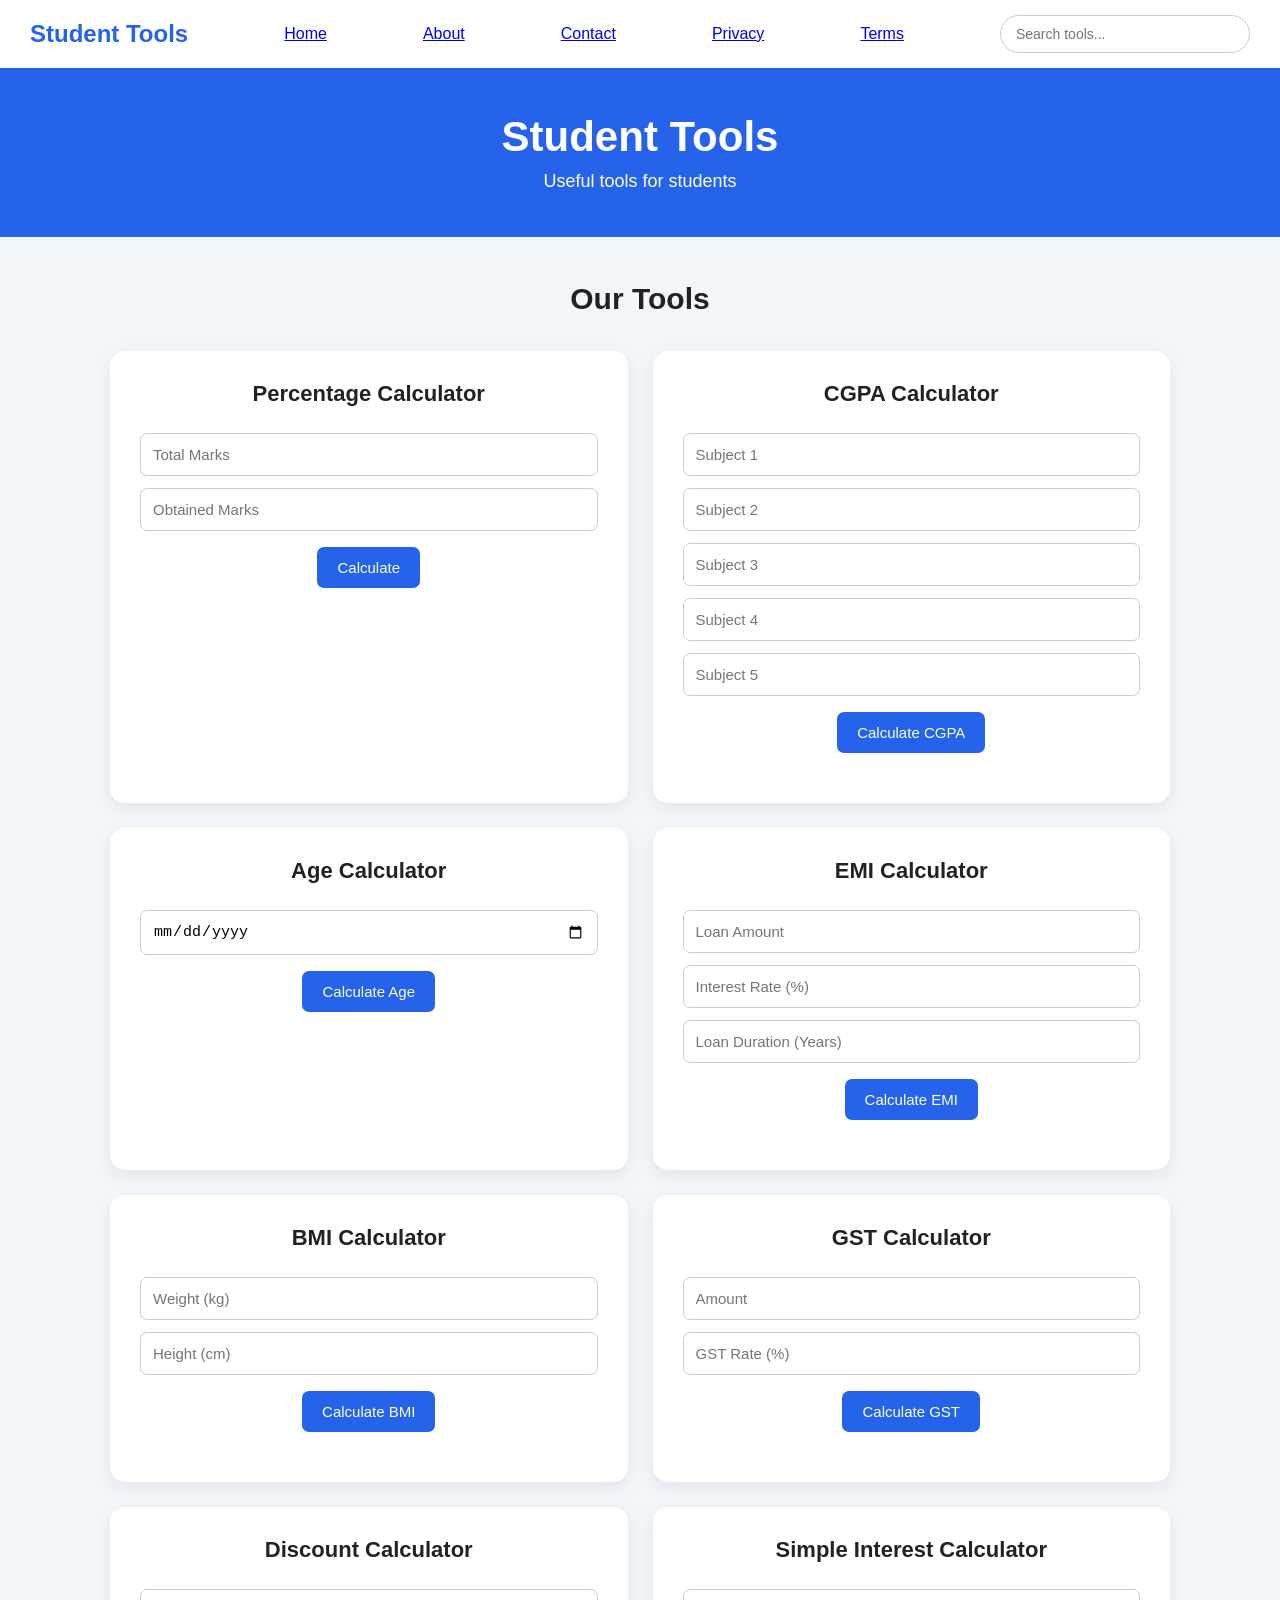
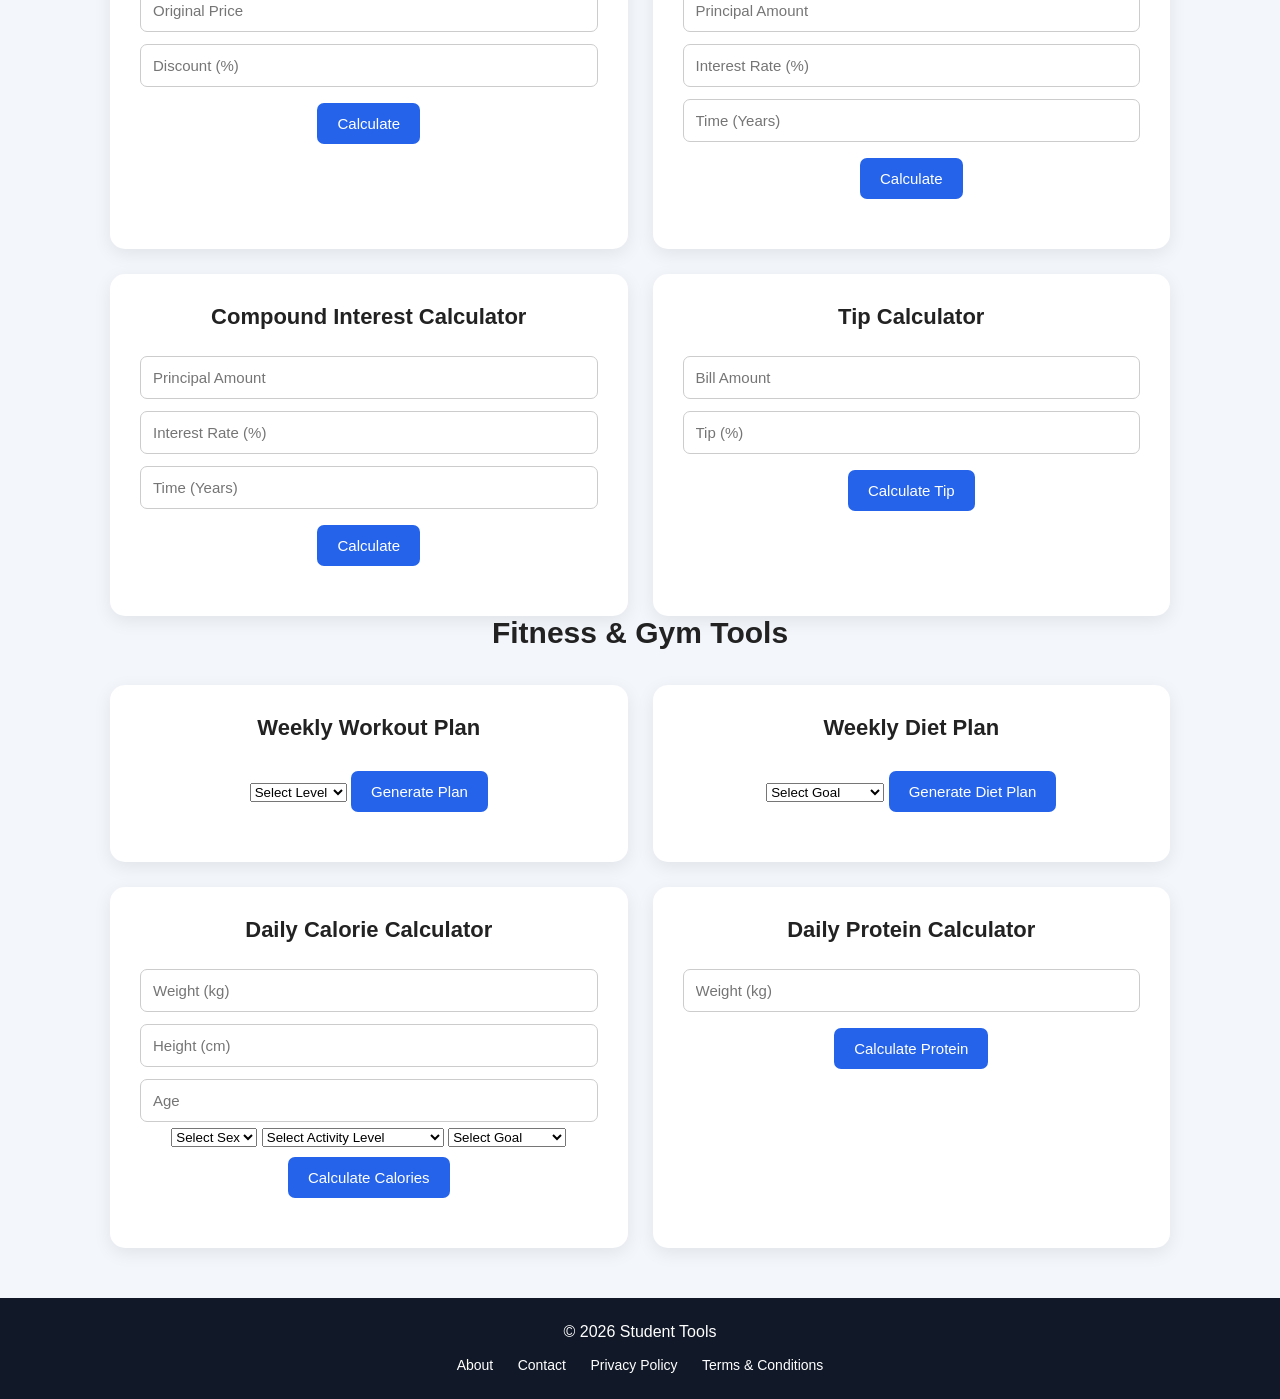
<file: index.html>
<!DOCTYPE html>
<html lang="en">
<head>
    <meta charset="UTF-8">
    <meta name="viewport" content="width=device-width, initial-scale=1.0">

    <title>Student Tools - Free Online Tools for Students</title>

    <meta name="description" content="Student Tools provides free online tools for students, including calculators, converters, study tools and productivity tools.">
 <meta property="og:title" content="Student Tools - Free Online Tools for Students">
<meta property="og:description" content="Free calculators, converters, study tools and productivity tools for students.">
<meta property="og:url" content="https://student-tools2026.github.io/student-tools20226/">
<link rel="canonical" href="https://student-tools2026.github.io/student-tools20226/">
    <link rel="stylesheet" href="style.css">
</head>

<body>
<nav>
    <h2>Student Tools</h2>
<a href="index.html">Home</a>
<a href="about.html">About</a>
<a href="contact.html">Contact</a>
<a href="privacy.html">Privacy</a>
<a href="terms.html">Terms</a>
    <input type="text" id="searchBox" placeholder="Search tools...">
</nav>
    <header>
        <h1>Student Tools</h1>
        <p>Useful tools for students</p>
    </header>

    <main>

        <h2>Our Tools</h2>

        <div class="tools">

            <div class="tool">
    <h3>Percentage Calculator</h3>

    <input type="number" id="totalMarks" placeholder="Total Marks">

    <input type="number" id="obtainedMarks" placeholder="Obtained Marks">

    <button onclick="calculatePercentage()">Calculate</button>

    <h3 id="result"></h3>
</div>

            <div class="tool">
                <h3>CGPA Calculator</h3>
                <input type="number" id="marks1" placeholder="Subject 1">
<input type="number" id="marks2" placeholder="Subject 2">
<input type="number" id="marks3" placeholder="Subject 3">
<input type="number" id="marks4" placeholder="Subject 4">
<input type="number" id="marks5" placeholder="Subject 5">

<button onclick="calculateCGPA()">Calculate CGPA</button>

<h3 id="cgpaResult"></h3>
            </div>

            <div class="tool">
                <h3>Age Calculator</h3>
               <input type="date" id="birthDate">

<button onclick="calculateAge()">Calculate Age</button>

<h3 id="ageResult"></h3>
            </div>

            <div class="tool">
                <h3>EMI Calculator</h3>
               <input type="number" id="loanAmount" placeholder="Loan Amount">

<input type="number" id="interestRate" placeholder="Interest Rate (%)">

<input type="number" id="loanYears" placeholder="Loan Duration (Years)">

<button onclick="calculateEMI()">Calculate EMI</button>

<h3 id="emiResult"></h3>
            </div>
<div class="tool">
    <h3>BMI Calculator</h3>

    <input type="number" id="weight" placeholder="Weight (kg)">
    <input type="number" id="height" placeholder="Height (cm)">

    <button onclick="calculateBMI()">Calculate BMI</button>

    <h3 id="bmiResult"></h3>
</div>


<div class="tool">
    <h3>GST Calculator</h3>

    <input type="number" id="gstAmount" placeholder="Amount">
    <input type="number" id="gstRate" placeholder="GST Rate (%)">

    <button onclick="calculateGST()">Calculate GST</button>

    <h3 id="gstResult"></h3>
</div>


<div class="tool">
    <h3>Discount Calculator</h3>

    <input type="number" id="price" placeholder="Original Price">
    <input type="number" id="discount" placeholder="Discount (%)">

    <button onclick="calculateDiscount()">Calculate</button>

    <h3 id="discountResult"></h3>
</div>
<div class="tool">
    <h3>Simple Interest Calculator</h3>

    <input type="number" id="siPrincipal" placeholder="Principal Amount">
    <input type="number" id="siRate" placeholder="Interest Rate (%)">
    <input type="number" id="siTime" placeholder="Time (Years)">

    <button onclick="calculateSI()">Calculate</button>

    <h3 id="siResult"></h3>
</div>


<div class="tool">
    <h3>Compound Interest Calculator</h3>

    <input type="number" id="ciPrincipal" placeholder="Principal Amount">
    <input type="number" id="ciRate" placeholder="Interest Rate (%)">
    <input type="number" id="ciTime" placeholder="Time (Years)">

    <button onclick="calculateCI()">Calculate</button>

    <h3 id="ciResult"></h3>
</div>


<div class="tool">
    <h3>Tip Calculator</h3>

    <input type="number" id="billAmount" placeholder="Bill Amount">
    <input type="number" id="tipPercent" placeholder="Tip (%)">

    <button onclick="calculateTip()">Calculate Tip</button>

    <h3 id="tipResult"></h3>
</div>
        </div>
<!-- FITNESS & GYM TOOLS -->

<h2>Fitness & Gym Tools</h2>

<div class="tools">

    <!-- Workout Plan -->
    <div class="tool">
        <h3>Weekly Workout Plan</h3>

        <select id="workoutLevel">
            <option value="">Select Level</option>
            <option value="beginner">Beginner</option>
            <option value="intermediate">Intermediate</option>
            <option value="advanced">Advanced</option>
        </select>

        <button onclick="generateWorkout()">Generate Plan</button>

        <h3 id="workoutResult"></h3>
    </div>

    <!-- Diet Plan -->
    <div class="tool">
        <h3>Weekly Diet Plan</h3>

        <select id="dietGoal">
            <option value="">Select Goal</option>
            <option value="muscle">Muscle Gain</option>
            <option value="fatloss">Fat Loss</option>
            <option value="maintain">Maintain Weight</option>
        </select>

        <button onclick="generateDiet()">Generate Diet Plan</button>

        <h3 id="dietResult"></h3>
    </div>

    <!-- Calorie Calculator -->
    <div class="tool">
        <h3>Daily Calorie Calculator</h3>

        <input type="number" id="calorieWeight" placeholder="Weight (kg)">
        <input type="number" id="calorieHeight" placeholder="Height (cm)">
        <input type="number" id="calorieAge" placeholder="Age">
     <select id="calorieSex">
    <option value="">Select Sex</option>
    <option value="male">Male</option>
    <option value="female">Female</option>
</select>

<select id="activityLevel">
    <option value="">Select Activity Level</option>
    <option value="sedentary">Sedentary - Little Exercise</option>
    <option value="light">Light - 1-3 Days/Week</option>
    <option value="moderate">Moderate - 3-5 Days/Week</option>
    <option value="active">Active - 6-7 Days/Week</option>
    <option value="veryActive">Very Active - Hard Training</option>
</select>

<select id="calorieGoal">
    <option value="">Select Goal</option>
    <option value="maintain">Maintain Weight</option>
    <option value="muscle">Muscle Gain</option>
    <option value="fatloss">Fat Loss</option>
</select>

        <button onclick="calculateCalories()">Calculate Calories</button>

        <h3 id="calorieResult"></h3>
    </div>

    <!-- Protein Calculator -->
    <div class="tool">
        <h3>Daily Protein Calculator</h3>

        <input type="number" id="proteinWeight" placeholder="Weight (kg)">

        <button onclick="calculateProtein()">Calculate Protein</button>

        <h3 id="proteinResult"></h3>
    </div>

</div>

<!-- END FITNESS & GYM TOOLS -->
    </main>

   <footer>

    <p>© 2026 Student Tools</p>

    <div class="footer-links">
        <a href="about.html">About</a>
        <a href="contact.html">Contact</a>
        <a href="privacy.html">Privacy Policy</a>
        <a href="terms.html">Terms & Conditions</a>
    </div>

</footer>
<script src="script.js"></script>
</body>
</html>
</file>
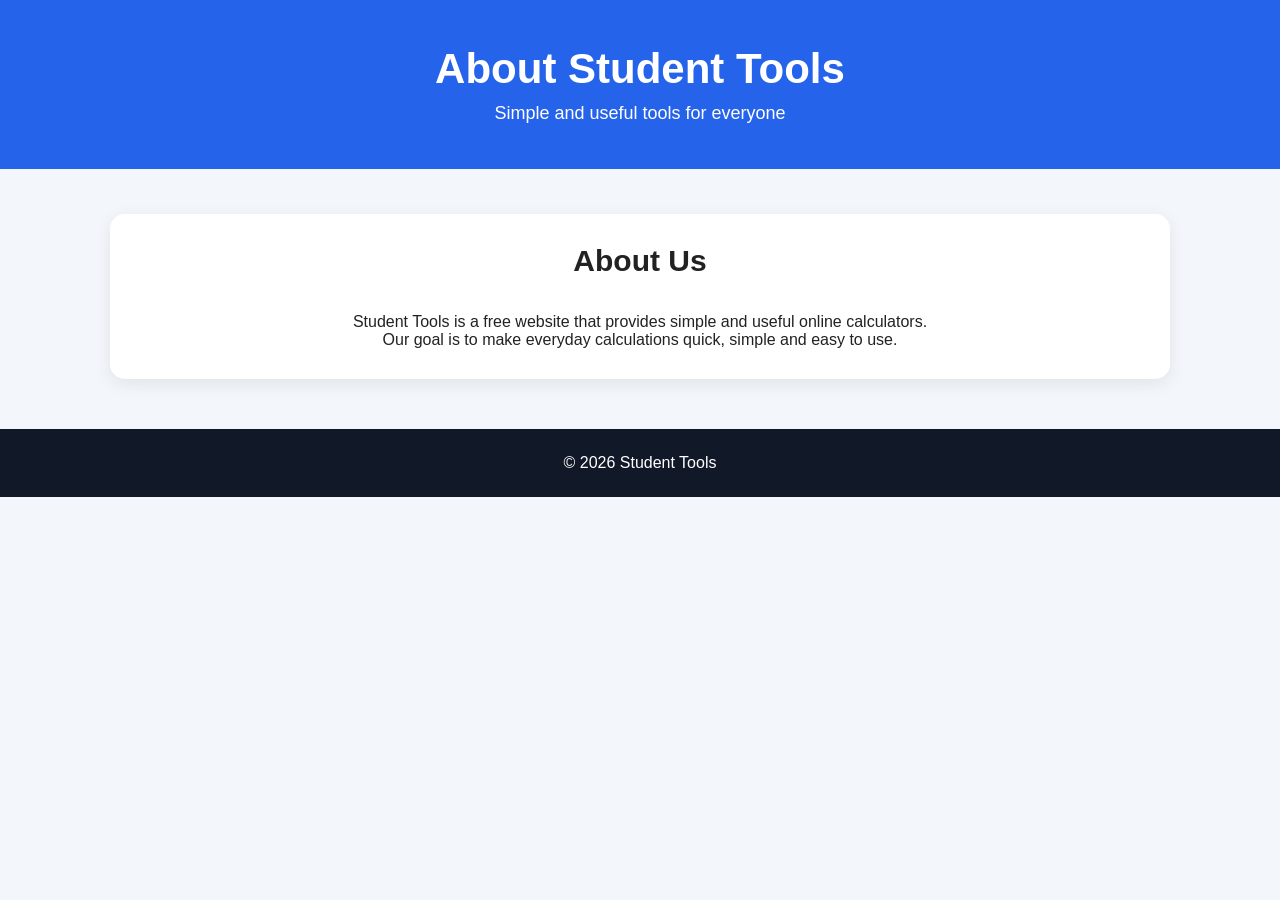
<file: about.html>
<!DOCTYPE html>
<html lang="en">
<head>
    <meta charset="UTF-8">
    <meta name="viewport" content="width=device-width, initial-scale=1.0">
    <title>About - Student Tools</title>
    <link rel="stylesheet" href="style.css">
</head>

<body>

<header>
    <h1>About Student Tools</h1>
    <p>Simple and useful tools for everyone</p>
</header>

<main>
    <div class="tool">
        <h2>About Us</h2>

        <p>
            Student Tools is a free website that provides
            simple and useful online calculators.
        </p>

        <p>
            Our goal is to make everyday calculations
            quick, simple and easy to use.
        </p>
    </div>
</main>

<footer>
    <p>© 2026 Student Tools</p>
</footer>

</body>
</html>
</file>
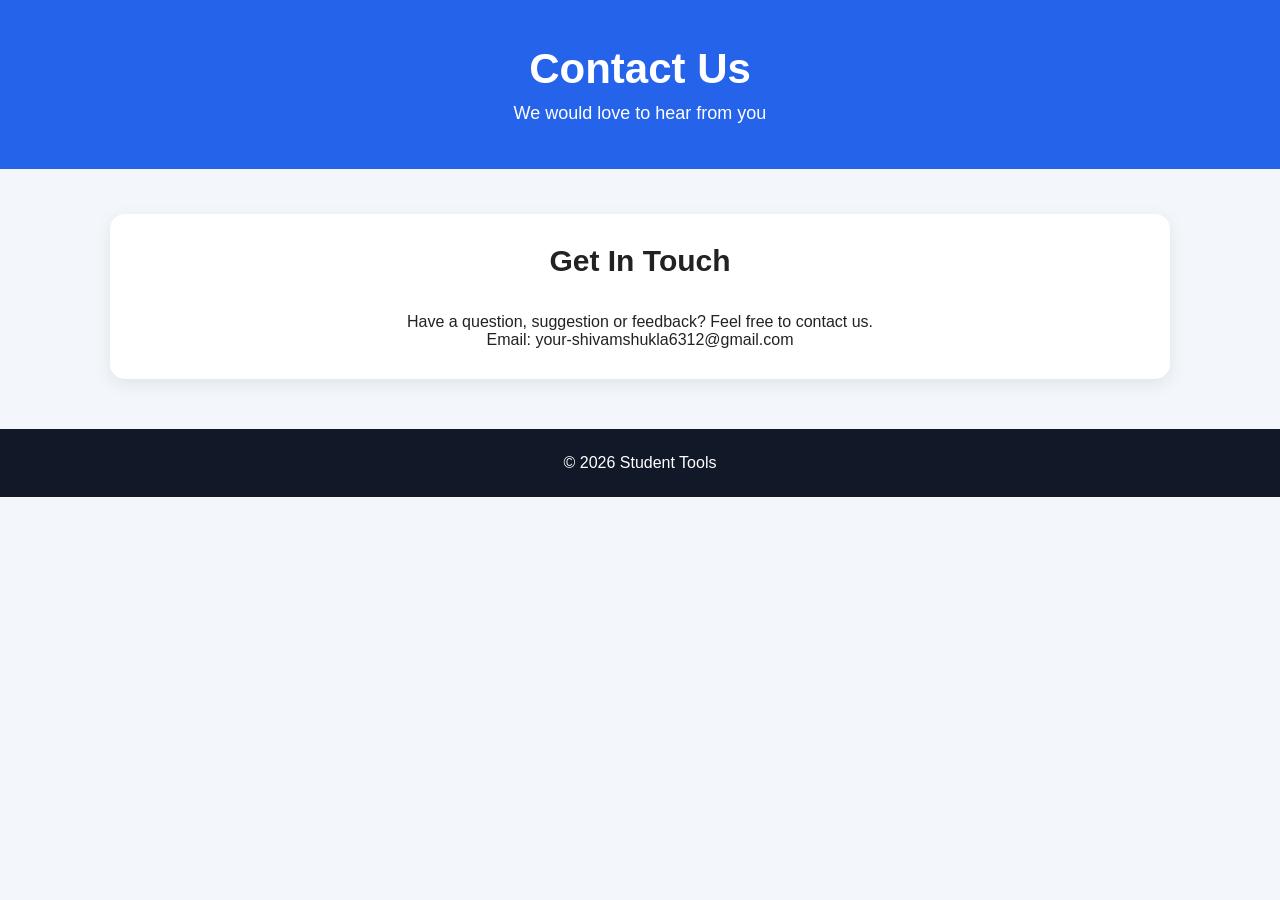
<file: contact.html>
<!DOCTYPE html>
<html lang="en">
<head>
    <meta charset="UTF-8">
    <meta name="viewport" content="width=device-width, initial-scale=1.0">
    <title>Contact - Student Tools</title>
    <link rel="stylesheet" href="style.css">
</head>

<body>

<header>
    <h1>Contact Us</h1>
    <p>We would love to hear from you</p>
</header>

<main>
    <div class="tool">
        <h2>Get In Touch</h2>

        <p>
            Have a question, suggestion or feedback?
            Feel free to contact us.
        </p>

        <p>
            Email: your-shivamshukla6312@gmail.com
        </p>
    </div>
</main>

<footer>
    <p>© 2026 Student Tools</p>
</footer>

</body>
</html>
</file>
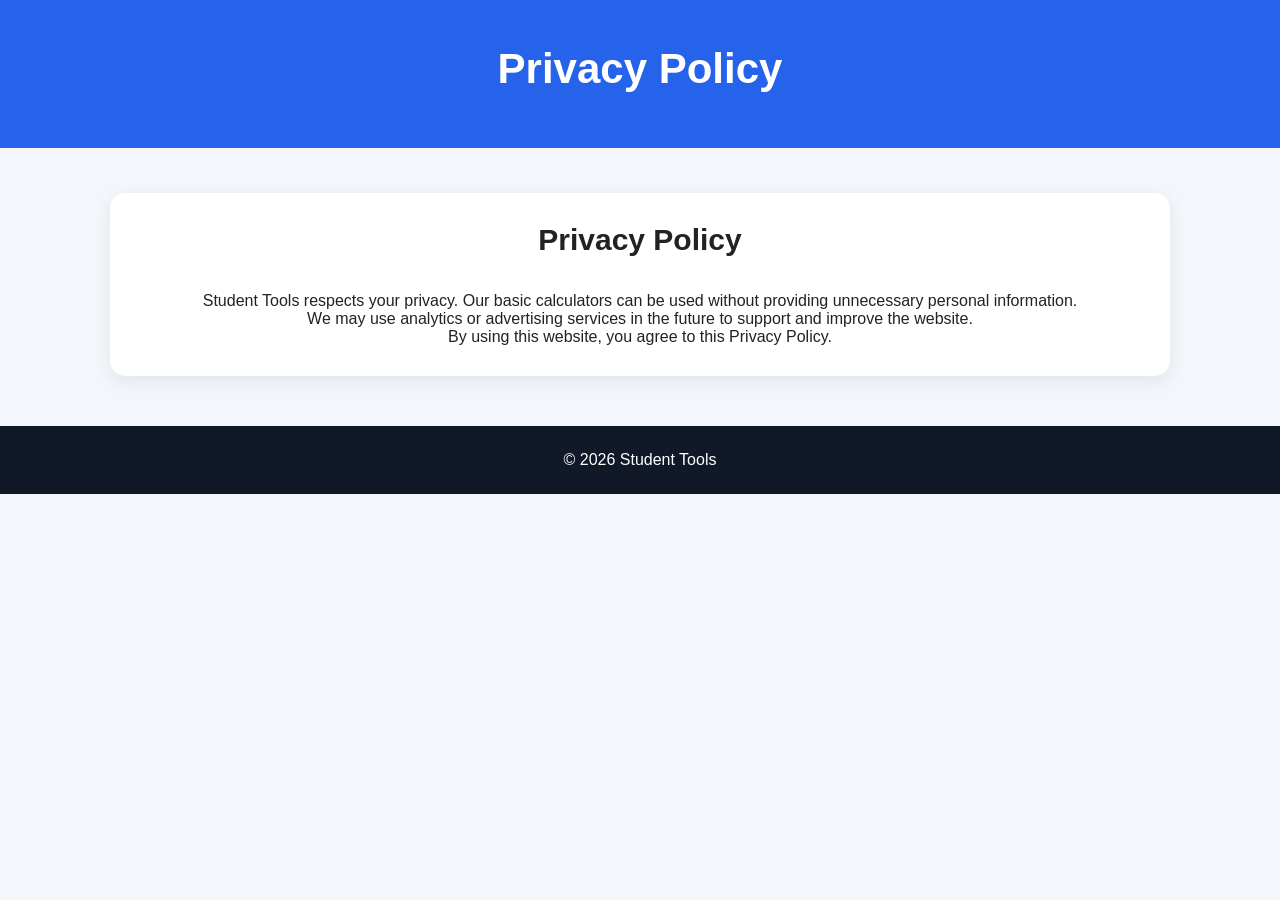
<file: privacy.html>
<!DOCTYPE html>
<html lang="en">
<head>
    <meta charset="UTF-8">
    <meta name="viewport" content="width=device-width, initial-scale=1.0">
    <title>Privacy Policy - Student Tools</title>
    <link rel="stylesheet" href="style.css">
</head>

<body>

<header>
    <h1>Privacy Policy</h1>
</header>

<main>
    <div class="tool">
        <h2>Privacy Policy</h2>

        <p>
            Student Tools respects your privacy.
            Our basic calculators can be used without
            providing unnecessary personal information.
        </p>

        <p>
            We may use analytics or advertising services
            in the future to support and improve the website.
        </p>

        <p>
            By using this website, you agree to this Privacy Policy.
        </p>
    </div>
</main>

<footer>
    <p>© 2026 Student Tools</p>
</footer>

</body>
</html>
</file>
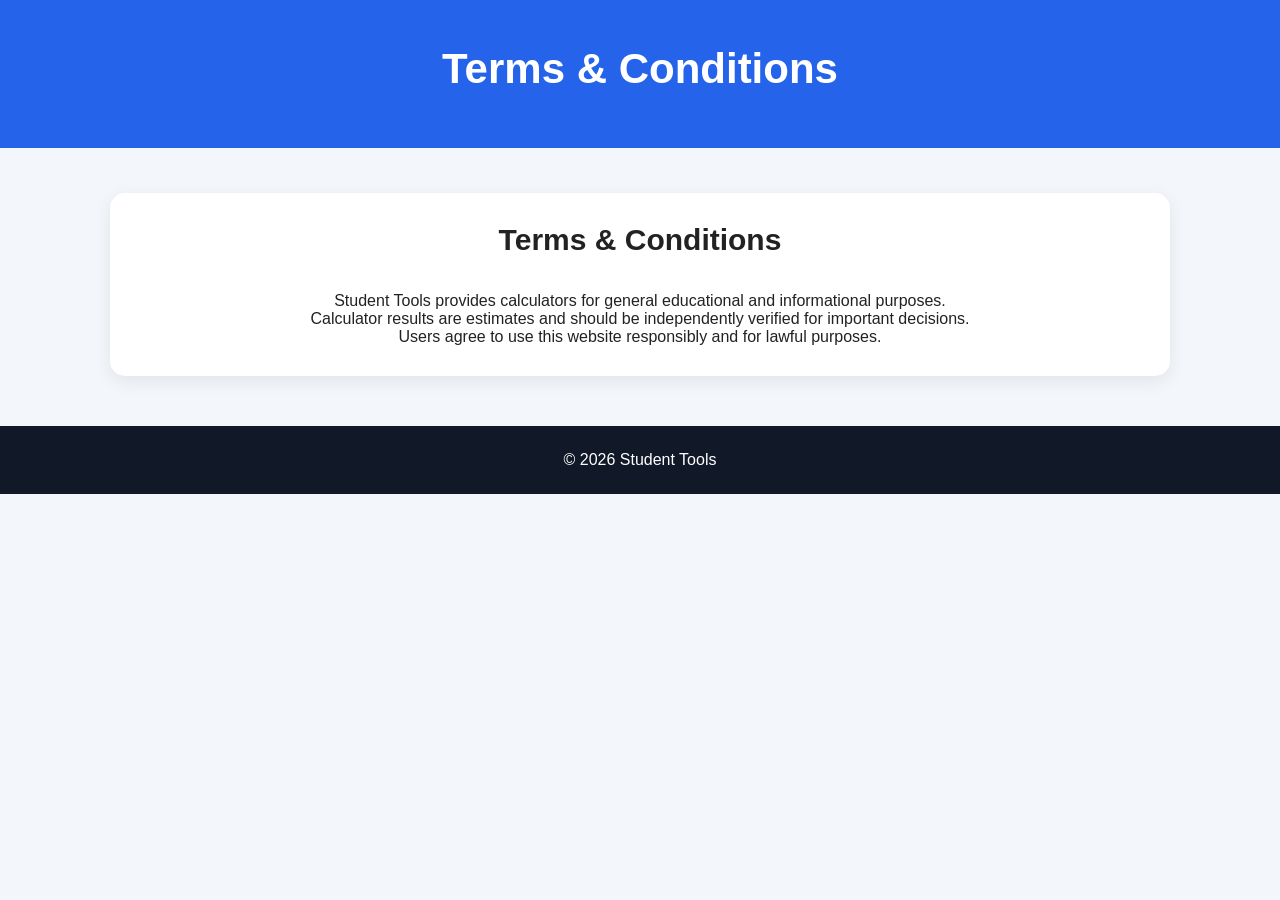
<file: terms.html>
<!DOCTYPE html>
<html lang="en">
<head>
    <meta charset="UTF-8">
    <meta name="viewport" content="width=device-width, initial-scale=1.0">
    <title>Terms & Conditions - Student Tools</title>
    <link rel="stylesheet" href="style.css">
</head>

<body>

<header>
    <h1>Terms & Conditions</h1>
</header>

<main>
    <div class="tool">
        <h2>Terms & Conditions</h2>

        <p>
            Student Tools provides calculators for general
            educational and informational purposes.
        </p>

        <p>
            Calculator results are estimates and should be
            independently verified for important decisions.
        </p>

        <p>
            Users agree to use this website responsibly
            and for lawful purposes.
        </p>
    </div>
</main>

<footer>
    <p>© 2026 Student Tools</p>
</footer>

</body>
</html>
</file>
<file: style.css>
* {
    margin: 0;
    padding: 0;
    box-sizing: border-box;
}

body {
    font-family: Arial, sans-serif;
    background-color: #f3f6fb;
    color: #222;
}

/* Header */

header {
    background-color: #2563eb;
    color: white;
    text-align: center;
    padding: 45px 20px;
}

header h1 {
    font-size: 42px;
    margin-bottom: 10px;
}

header p {
    font-size: 18px;
}

/* Main */

main {
    max-width: 1100px;
    margin: 45px auto;
    padding: 0 20px;
}

main h2 {
    text-align: center;
    font-size: 30px;
    margin-bottom: 35px;
}

/* Tools */

.tools {
    display: grid;
    grid-template-columns: repeat(2, 1fr);
    gap: 25px;
}

.tool {
    background-color: white;
    padding: 30px;
    border-radius: 15px;
    text-align: center;
    box-shadow: 0 5px 18px rgba(0, 0, 0, 0.08);
}

.tool h3 {
    font-size: 22px;
    margin-bottom: 20px;
}

/* Input */

.tool input {
    width: 100%;
    padding: 12px;
    margin: 6px 0;
    border: 1px solid #ccc;
    border-radius: 7px;
    font-size: 15px;
}

.tool input:focus {
    outline: none;
    border-color: #2563eb;
}

/* Button */

button {
    background-color: #2563eb;
    color: white;
    border: none;
    padding: 12px 20px;
    margin-top: 10px;
    border-radius: 7px;
    font-size: 15px;
    cursor: pointer;
}

button:hover {
    background-color: #1747b0;
}

/* Result */

.tool h3[id] {
    margin-top: 18px;
    color: #2563eb;
}

/* Footer */

footer {
    background-color: #111827;
    color: white;
    text-align: center;
    padding: 25px;
    margin-top: 50px;
}

/* Mobile */

@media (max-width: 700px) {

    .tools {
        grid-template-columns: 1fr;
    }

    header h1 {
        font-size: 32px;
    }

    main h2 {
        font-size: 26px;
    }

    .tool {
        padding: 25px 20px;
    }
}
nav {
    background-color: white;
    padding: 15px 30px;
    display: flex;
    justify-content: space-between;
    align-items: center;
    box-shadow: 0 2px 10px rgba(0, 0, 0, 0.08);
}

nav h2 {
    color: #2563eb;
}

#searchBox {
    width: 250px;
    padding: 10px 15px;
    border: 1px solid #ccc;
    border-radius: 20px;
    font-size: 14px;
}

#searchBox:focus {
    outline: none;
    border-color: #2563eb;
}

@media (max-width: 600px) {

    nav {
        flex-direction: column;
        gap: 12px;
    }

    #searchBox {
        width: 100%;
    }
}
.footer-links {
    margin-top: 15px;
}

.footer-links a {
    color: white;
    text-decoration: none;
    margin: 0 10px;
    font-size: 14px;
}

.footer-links a:hover {
    text-decoration: underline;
}
/* Mobile Responsive */
@media (max-width: 768px) {

    header h1 {
        font-size: 32px;
    }

    header p {
        font-size: 16px;
    }

    main {
        padding: 20px 10px;
    }

    .tools {
        grid-template-columns: 1fr;
        gap: 20px;
    }

    .tool {
        width: 100%;
    }

    input {
        width: 100%;
        box-sizing: border-box;
    }

    button {
        width: 100%;
    }

    footer {
        text-align: center;
        padding: 20px 10px;
    }
}
/* Tool Card Hover Effect */

.tool {
    transition: all 0.3s ease;
    cursor: pointer;
}

.tool:hover {
    transform: translateY(-8px);
    box-shadow: 0 12px 25px rgba(0, 0, 0, 0.15);
}
</file>
